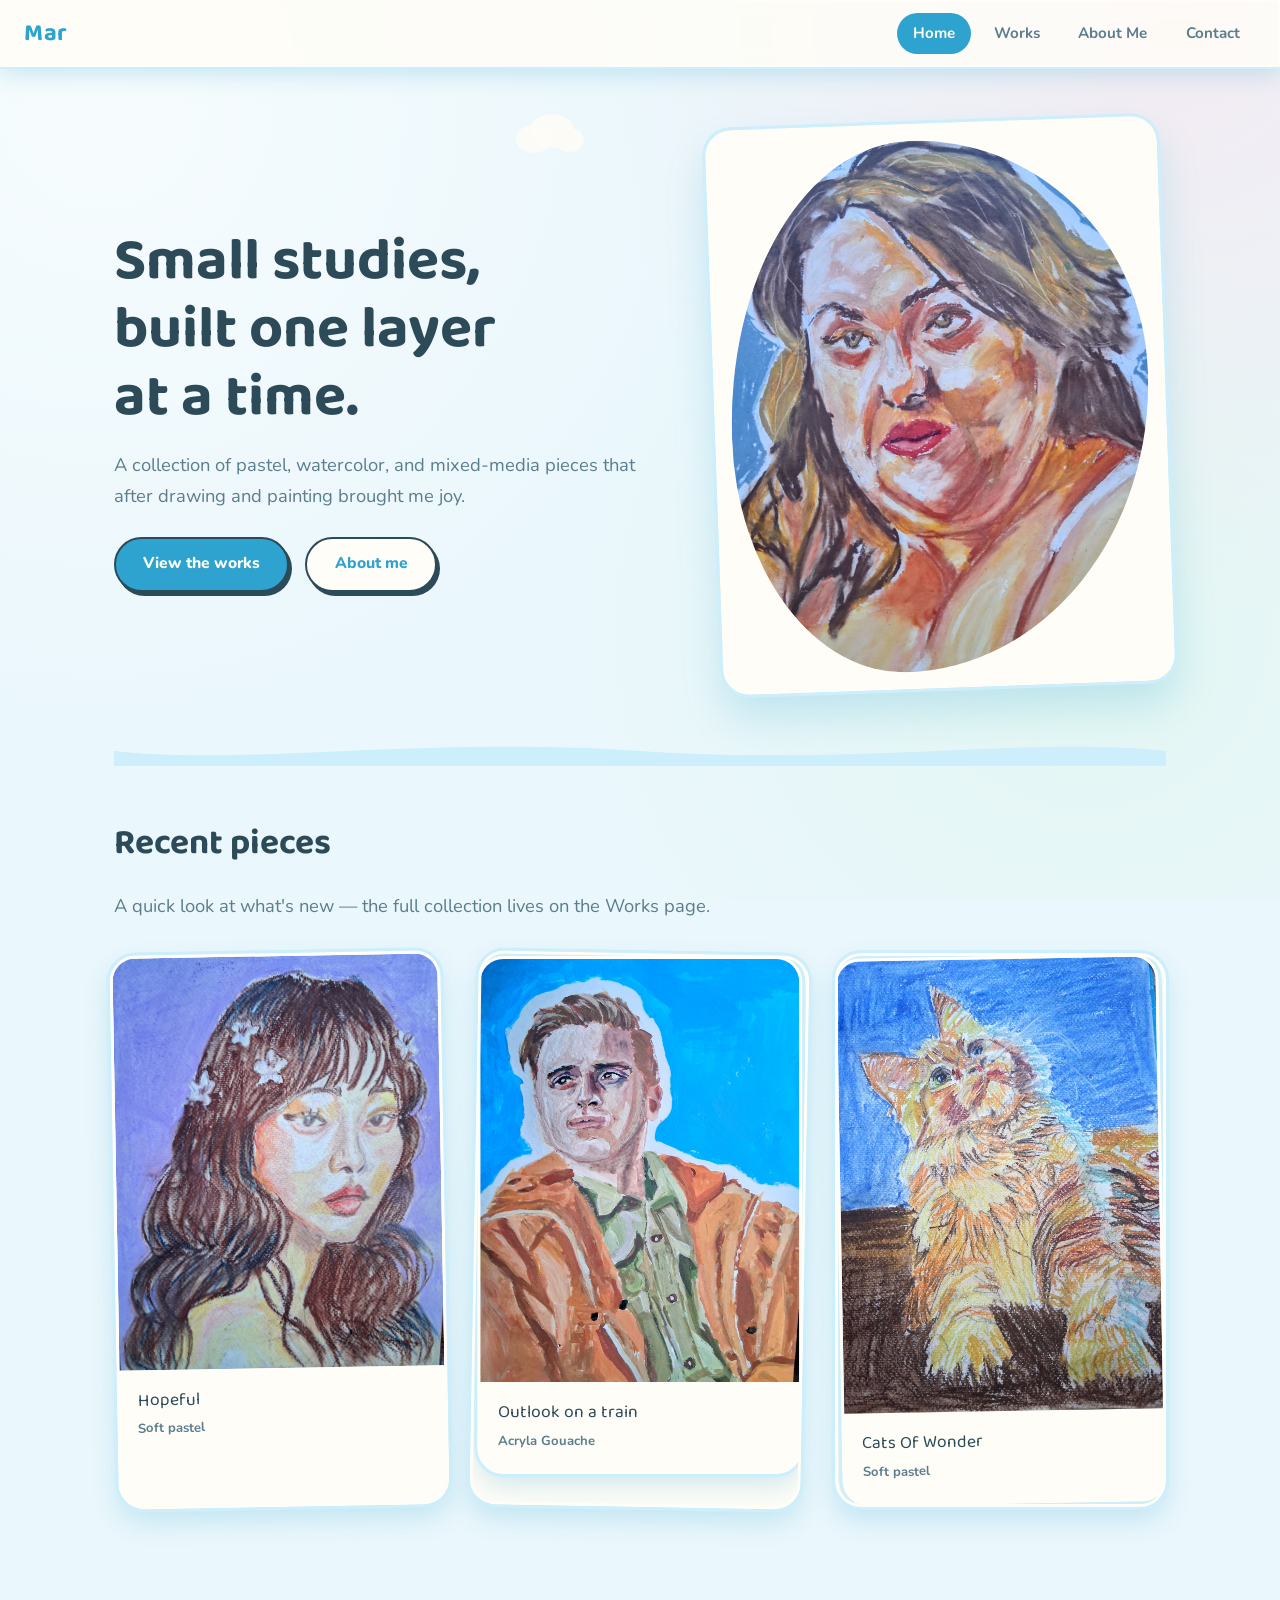
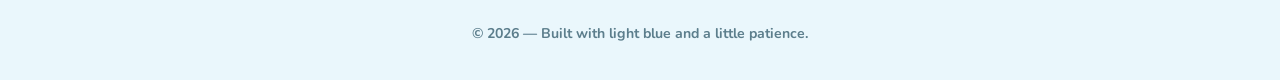
<file: index.html>
<!DOCTYPE html>
<html lang="en">
<head>
  <meta charset="UTF-8" />
  <meta name="viewport" content="width=device-width, initial-scale=1.0" />
  <title>Mar's Art — Home</title>
  <meta name="description" content="Original artwork across pastel, watercolor, and mixed media." />
  <link rel="preconnect" href="https://fonts.googleapis.com" />
  <link rel="preconnect" href="https://fonts.gstatic.com" crossorigin />
  <link href="https://fonts.googleapis.com/css2?family=Baloo+2:wght@500;600;700;800&family=Nunito:wght@400;600;700;800&display=swap" rel="stylesheet" />
  <link rel="stylesheet" href="style.css" />
</head>
<body>

  <header class="site-header">
    <div class="nav-wrap">
      <a href="index.html" class="brand">Mar</a>
      <button class="nav-toggle" aria-label="Toggle menu" aria-expanded="false">
        <span></span><span></span><span></span>
      </button>
      <nav class="main-nav">
        <ul>
          <li><a href="index.html" class="active">Home</a></li>
          <li><a href="works.html">Works</a></li>
          <li><a href="about.html">About Me</a></li>
          <li><a href="contact.html">Contact</a></li>
        </ul>
      </nav>
    </div>
  </header>

  <main>
    <section class="hero">
      <svg class="cloud c1" width="70" height="42" viewBox="0 0 70 42" style="top:-10px; left:38%;">
        <ellipse cx="20" cy="26" rx="18" ry="14" fill="var(--white)" opacity="0.85"/>
        <ellipse cx="38" cy="18" rx="22" ry="17" fill="var(--white)" opacity="0.85"/>
        <ellipse cx="55" cy="27" rx="15" ry="12" fill="var(--white)" opacity="0.85"/>
      </svg>
      <svg class="cloud c2" width="50" height="30" viewBox="0 0 50 30" style="top:60px; right:2%;">
        <ellipse cx="14" cy="18" rx="13" ry="10" fill="var(--blush)" opacity="0.7"/>
        <ellipse cx="28" cy="12" rx="16" ry="12" fill="var(--blush)" opacity="0.7"/>
      </svg>
      <div class="hero-copy">
        <h1>Small studies,<br />built one layer<br />at a time.</h1>
        <p class="lede">
          A collection of pastel, watercolor, and mixed-media pieces that after drawing and painting brought me joy.
        </p>
        <div class="hero-actions">
          <a href="works.html" class="btn btn-primary">View the works</a>
          <a href="about.html" class="btn btn-ghost">About me</a>
        </div>
      </div>
      <div class="hero-frame">
        <div class="placeholder has-image">
        <!-- PLACEHOLDER: swap this div for <img src="images/hero.jpg" alt="Featured artwork"> -->
        <img src="images/fatwomanoilpastel.jpg" alt="Featured artwork">
        </div>
      </div>
    </section>

    <svg class="wave-divider" viewBox="0 0 1200 28" preserveAspectRatio="none">
      <path d="M0,14 C150,28 350,0 600,14 C850,28 1050,0 1200,14 L1200,28 L0,28 Z"></path>
    </svg>

    <section style="margin-top: 3rem;">
      <h2>Recent pieces</h2>
      <p class="lede" style="margin-bottom: 2rem;">A quick look at what's new — the full collection lives on the Works page.</p>

      <div class="gallery-grid">
        <div class="art-card" data-category="pastel" data-image="images/asiangirlsoftpastel.jpg">
          <div class="placeholder has-image">
            <img src="images/asiangirlsoftpastel.jpg" alt="Hopeful, soft pastel">
          </div>
          <div class="art-card-info">
            <div class="title">Hopeful</div>
           <div class="medium">Soft pastel</div>
           </div>
        </div>
        
        <div class="art-card">
          <div class="art-card" data-category="mixed" data-image="images/jamespainting.jpg">
            <img src="images/jamespainting.jpg" alt="Outlook on a train, Acryla Gouache">
            <div class="art-card-info">
              <div class="title">Outlook on a train</div>
              <div class="medium">Acryla Gouache</div>
            </div>
          </div>
        </div>
        <div class="art-card">
         <div class="art-card" data-category="pastel" data-image="images/catsoftpastel.jpg">
        <img src="images/catsoftpastel.jpg" alt="Cats of Pastel, soft pastel">
          <div class="art-card-info">
            <div class="title">Cats Of Wonder</div>
            <div class="medium">Soft pastel</div>
          </div>
        </div>
      </div>
    </section>
  </main>

  <footer class="site-footer">
    &copy; <span id="year"></span> — Built with light blue and a little patience.
  </footer>

  <script src="script.js"></script>
  <script>document.getElementById("year").textContent = new Date().getFullYear();</script>
</body>
</html>
</file>
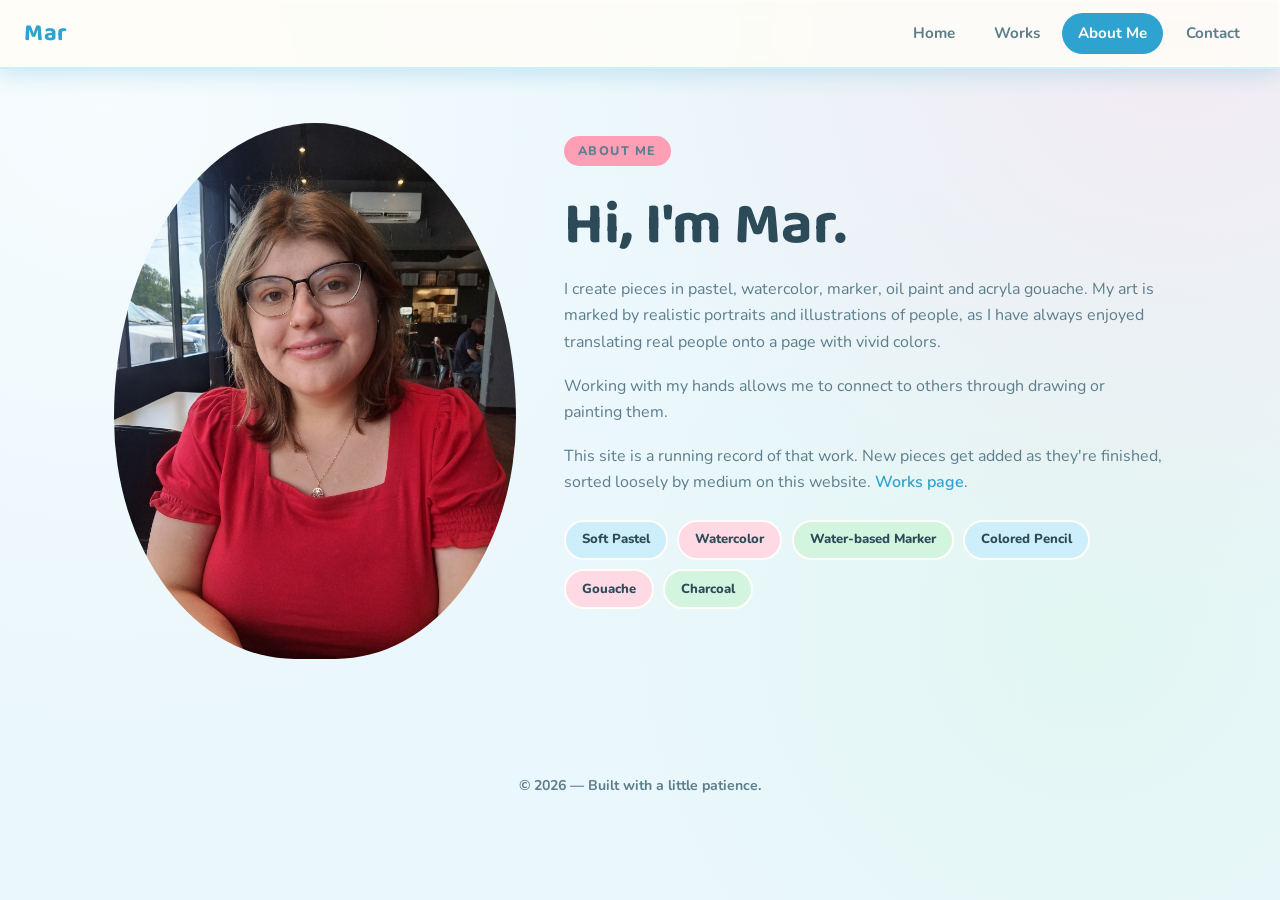
<file: about.html>
<!DOCTYPE html>
<html lang="en">
<head>
  <meta charset="UTF-8" />
  <meta name="viewport" content="width=device-width, initial-scale=1.0" />
  <title>About Me — Mar's Art</title>
  <link rel="preconnect" href="https://fonts.googleapis.com" />
  <link rel="preconnect" href="https://fonts.gstatic.com" crossorigin />
  <link href="https://fonts.googleapis.com/css2?family=Baloo+2:wght@500;600;700;800&family=Nunito:wght@400;600;700;800&display=swap" rel="stylesheet" />
  <link rel="stylesheet" href="style.css" />
</head>
<body>

  <header class="site-header">
    <div class="nav-wrap">
      <a href="index.html" class="brand">Mar</a>
      <button class="nav-toggle" aria-label="Toggle menu" aria-expanded="false">
        <span></span><span></span><span></span>
      </button>
      <nav class="main-nav">
        <ul>
          <li><a href="index.html">Home</a></li>
          <li><a href="works.html">Works</a></li>
          <li><a href="about.html" class="active">About Me</a></li>
          <li><a href="contact.html">Contact</a></li>
        </ul>
      </nav>
    </div>
  </header>

  <main>
    <div class="about-grid">
      <div class="about-portrait">
        <!-- PLACEHOLDER: swap for <img src="images/portrait.jpg" alt="Portrait of the artist"> -->
        <div class="placeholder has-image">
          <img src="images/portrait.jpg" alt="Portrait of the artist">
          <!-- <span><span class="plus">🎨</span>images/portrait.jpg</span> -->
        </div>
      </div>

      <div class="about-text">
        <p class="eyebrow">About Me</p>
        <h1>Hi, I'm Mar.</h1>
        <p>
          I create pieces in pastel, watercolor, marker, oil paint and acryla gouache.
          My art is marked by realistic portraits and illustrations of people, as I have
          always enjoyed translating real people onto a page with vivid colors.
        </p>
        <p>
          Working with my hands allows me to connect to others through drawing or painting them.
        </p>
        <p>
          This site is a running record of that work. New pieces get added
          as they're finished, sorted loosely by medium on this website.
          <a href="works.html" style="color: var(--sky-deep); font-weight: 600;">Works page</a>.
        </p>

        <ul class="skills-list">
          <li>Soft Pastel</li>
          <li>Watercolor</li>
          <li>Water-based Marker</li>
          <li>Colored Pencil</li>
          <li>Gouache</li>
          <li>Charcoal</li>
        </ul>
      </div>
    </div>
  </main>

  <footer class="site-footer">
    &copy; <span id="year"></span> — Built with a little patience.
  </footer>

  <script src="script.js"></script>
  <script>document.getElementById("year").textContent = new Date().getFullYear();</script>
</body>
</html>
</file>
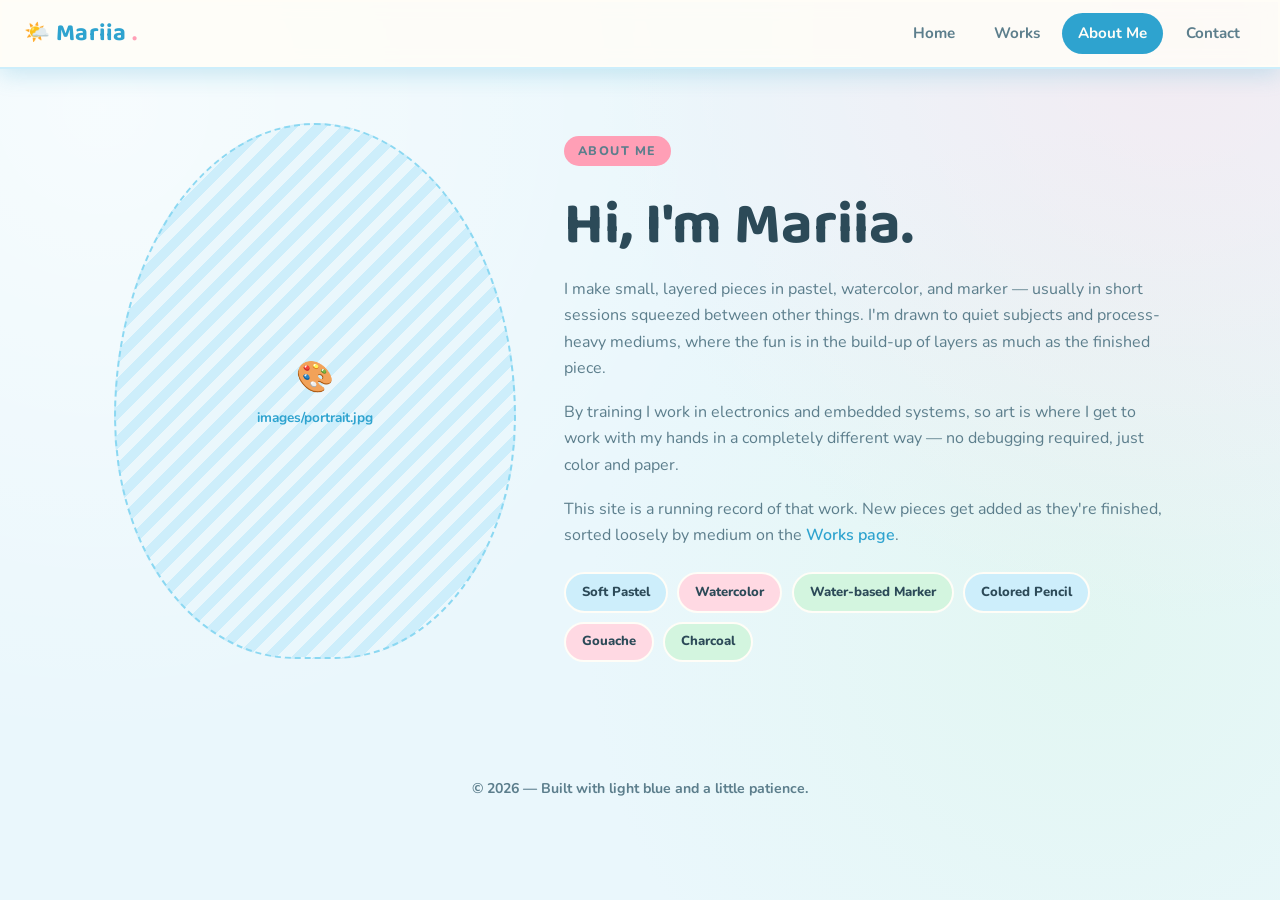
<file: About.html>
<!DOCTYPE html>
<html lang="en">
<head>
  <meta charset="UTF-8" />
  <meta name="viewport" content="width=device-width, initial-scale=1.0" />
  <title>About Me — Mariia Art</title>
  <link rel="preconnect" href="https://fonts.googleapis.com" />
  <link rel="preconnect" href="https://fonts.gstatic.com" crossorigin />
  <link href="https://fonts.googleapis.com/css2?family=Baloo+2:wght@500;600;700;800&family=Nunito:wght@400;600;700;800&display=swap" rel="stylesheet" />
  <link rel="stylesheet" href="style.css" />
</head>
<body>

  <header class="site-header">
    <div class="nav-wrap">
      <a href="index.html" class="brand"><span class="brand-icon">🌤️</span>Mariia<span class="brand-dot">.</span></a>
      <button class="nav-toggle" aria-label="Toggle menu" aria-expanded="false">
        <span></span><span></span><span></span>
      </button>
      <nav class="main-nav">
        <ul>
          <li><a href="index.html">Home</a></li>
          <li><a href="works.html">Works</a></li>
          <li><a href="about.html" class="active">About Me</a></li>
          <li><a href="contact.html">Contact</a></li>
        </ul>
      </nav>
    </div>
  </header>

  <main>
    <div class="about-grid">
      <div class="about-portrait">
        <!-- PLACEHOLDER: swap for <img src="images/portrait.jpg" alt="Portrait of the artist"> -->
        <div class="placeholder">
          <span><span class="plus">🎨</span>images/portrait.jpg</span>
        </div>
      </div>

      <div class="about-text">
        <p class="eyebrow">About Me</p>
        <h1>Hi, I'm Mariia.</h1>
        <p>
          I make small, layered pieces in pastel, watercolor, and marker —
          usually in short sessions squeezed between other things. I'm drawn
          to quiet subjects and process-heavy mediums, where the fun is in
          the build-up of layers as much as the finished piece.
        </p>
        <p>
          By training I work in electronics and embedded systems, so art is
          where I get to work with my hands in a completely different way —
          no debugging required, just color and paper.
        </p>
        <p>
          This site is a running record of that work. New pieces get added
          as they're finished, sorted loosely by medium on the
          <a href="works.html" style="color: var(--sky-deep); font-weight: 600;">Works page</a>.
        </p>

        <ul class="skills-list">
          <li>Soft Pastel</li>
          <li>Watercolor</li>
          <li>Water-based Marker</li>
          <li>Colored Pencil</li>
          <li>Gouache</li>
          <li>Charcoal</li>
        </ul>
      </div>
    </div>
  </main>

  <footer class="site-footer">
    &copy; <span id="year"></span> — Built with light blue and a little patience.
  </footer>

  <script src="script.js"></script>
  <script>document.getElementById("year").textContent = new Date().getFullYear();</script>
</body>
</html>
</file>
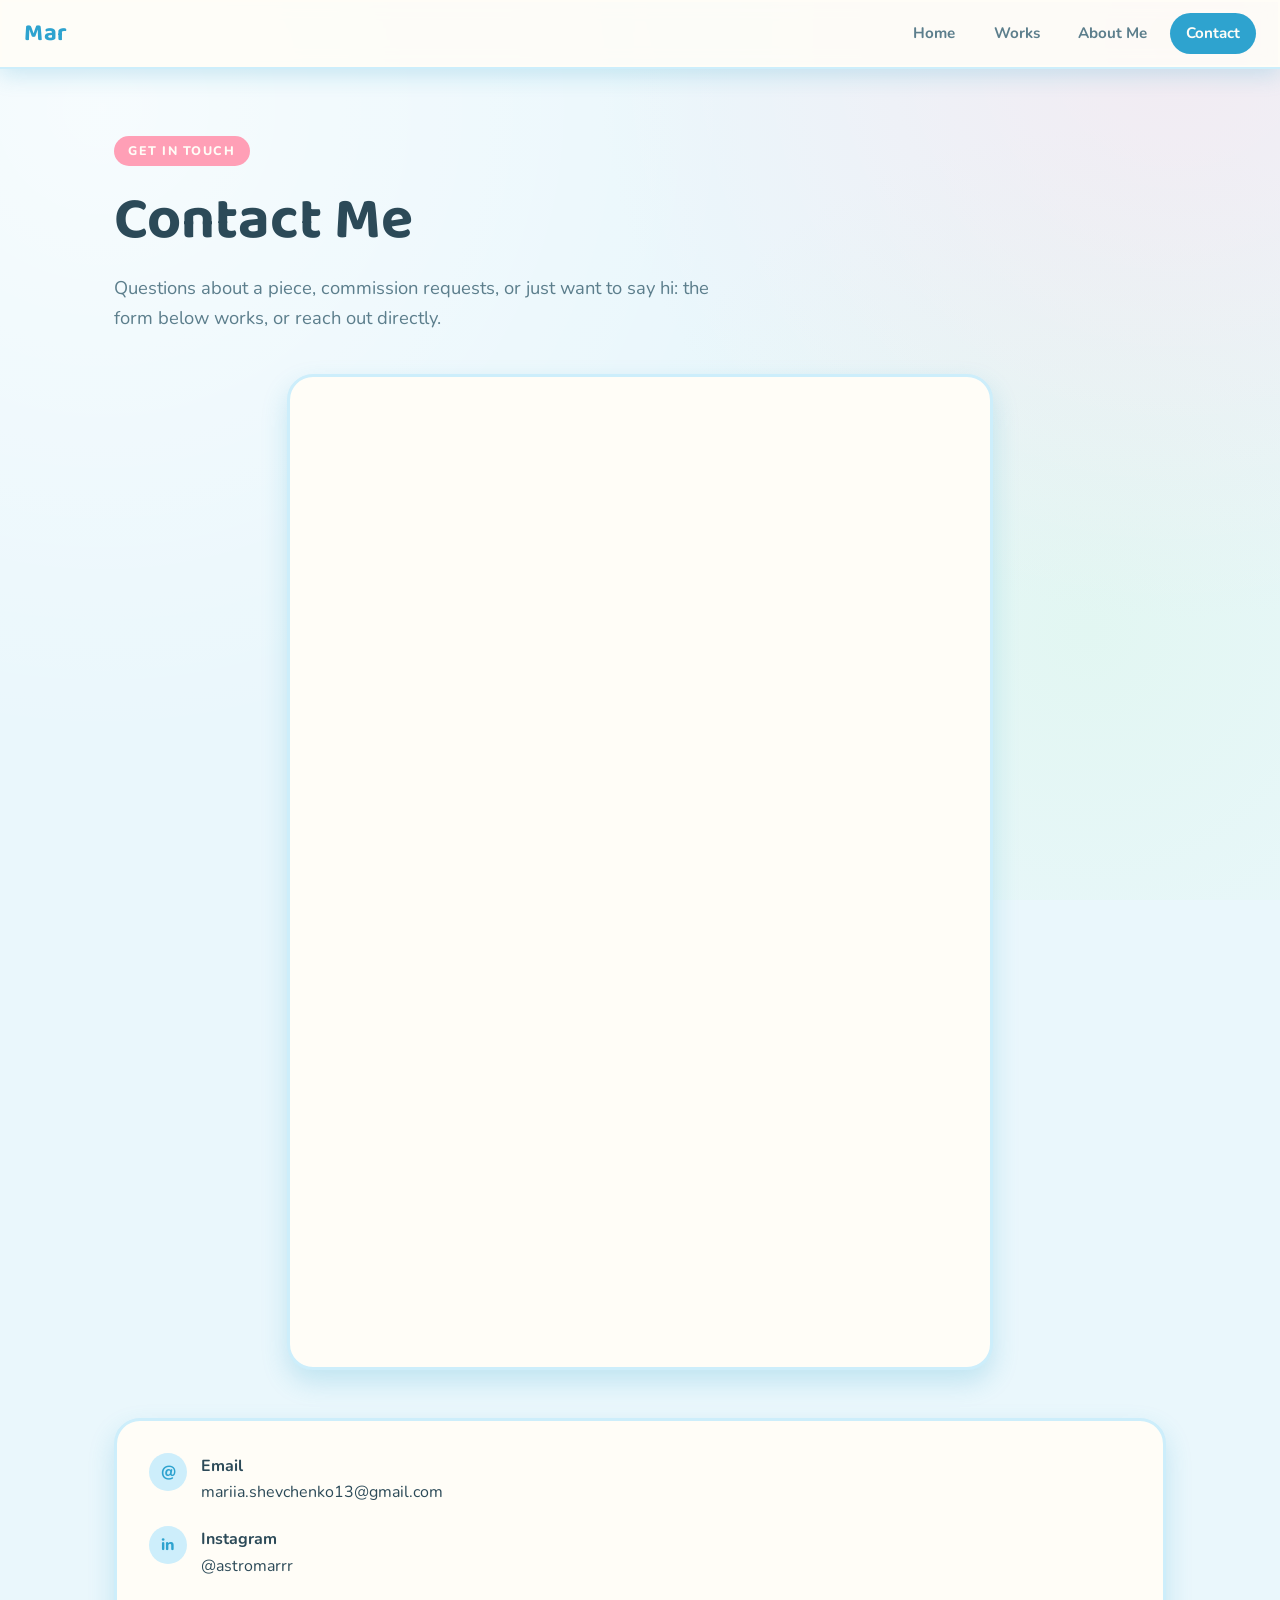
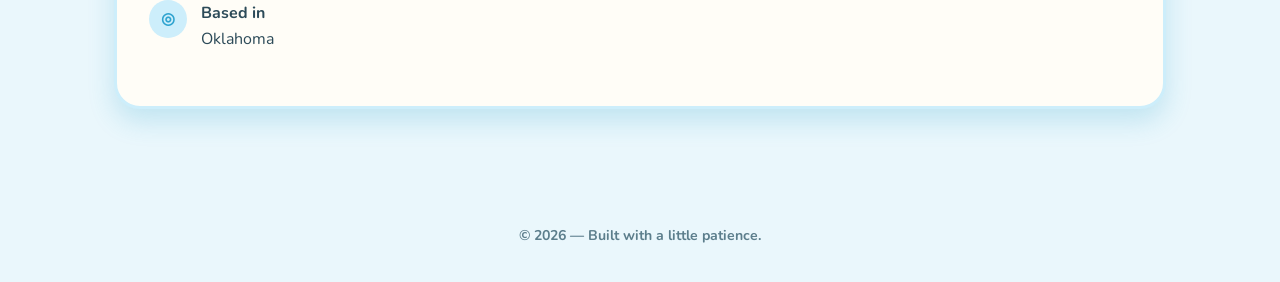
<file: contact.html>
<!DOCTYPE html>
<html lang="en">
<head>
  <meta charset="UTF-8" />
  <meta name="viewport" content="width=device-width, initial-scale=1.0" />
  <title>Contact — Mar's Art</title>
  <link rel="preconnect" href="https://fonts.googleapis.com" />
  <link rel="preconnect" href="https://fonts.gstatic.com" crossorigin />
  <link href="https://fonts.googleapis.com/css2?family=Baloo+2:wght@500;600;700;800&family=Nunito:wght@400;600;700;800&display=swap" rel="stylesheet" />
  <link rel="stylesheet" href="style.css" />
</head>
<body>

  <header class="site-header">
    <div class="nav-wrap">
      <a href="index.html" class="brand">Mar</a>
      <button class="nav-toggle" aria-label="Toggle menu" aria-expanded="false">
        <span></span><span></span><span></span>
      </button>
      <nav class="main-nav">
        <ul>
          <li><a href="index.html">Home</a></li>
          <li><a href="works.html">Works</a></li>
          <li><a href="about.html">About Me</a></li>
          <li><a href="contact.html" class="active">Contact</a></li>
        </ul>
      </nav>
    </div>
  </header>

  <main>
    <p class="eyebrow">Get In Touch</p>
    <h1>Contact Me</h1>
    <p class="lede" style="margin-bottom: 2.5rem;">
      Questions about a piece, commission requests, or just want to say hi:
      the form below works, or reach out directly.
    </p>
      <div class="form-frame">
        <iframe
          src="https://docs.google.com/forms/d/e/1FAIpQLSfUYEZdi82jzAV9j_sGTwVF3PKaBSTCWeNEzfZDVz0KcRpLOA/viewform?embedded=true"
          width="700"
          height="990"
          frameborder="0"
          marginheight="0"
          marginwidth="0">
          Loading…
        </iframe>
        
      </div>

      <div class="contact-info-card">
        <div class="row">
          <div class="icon">@</div>
          <div>
            <strong>Email</strong><br />
            <!-- PLACEHOLDER: replace with your real email -->
            <a href="mariia.shevchenko13@gmail.com<">mariia.shevchenko13@gmail.com</a>
          </div>
        </div>
        <div class="row">
          <div class="icon">in</div>
          <div>
            <strong>Instagram</strong><br />
            <!-- PLACEHOLDER: replace with your handle -->
            <a href="https://www.instagram.com/astromarrr/" target="_blank" rel="noopener">@astromarrr</a>
          </div>
        </div>
        <div class="row">
          <div class="icon">◎</div>
          <div>
            <strong>Based in</strong><br />
            Oklahoma
          </div>
        </div>
      </div>
    </div>
  </main>

  <footer class="site-footer">
    &copy; <span id="year"></span> — Built with a little patience.
  </footer>

  <script src="script.js"></script>
  <script>document.getElementById("year").textContent = new Date().getFullYear();</script>
</body>
</html>
</file>
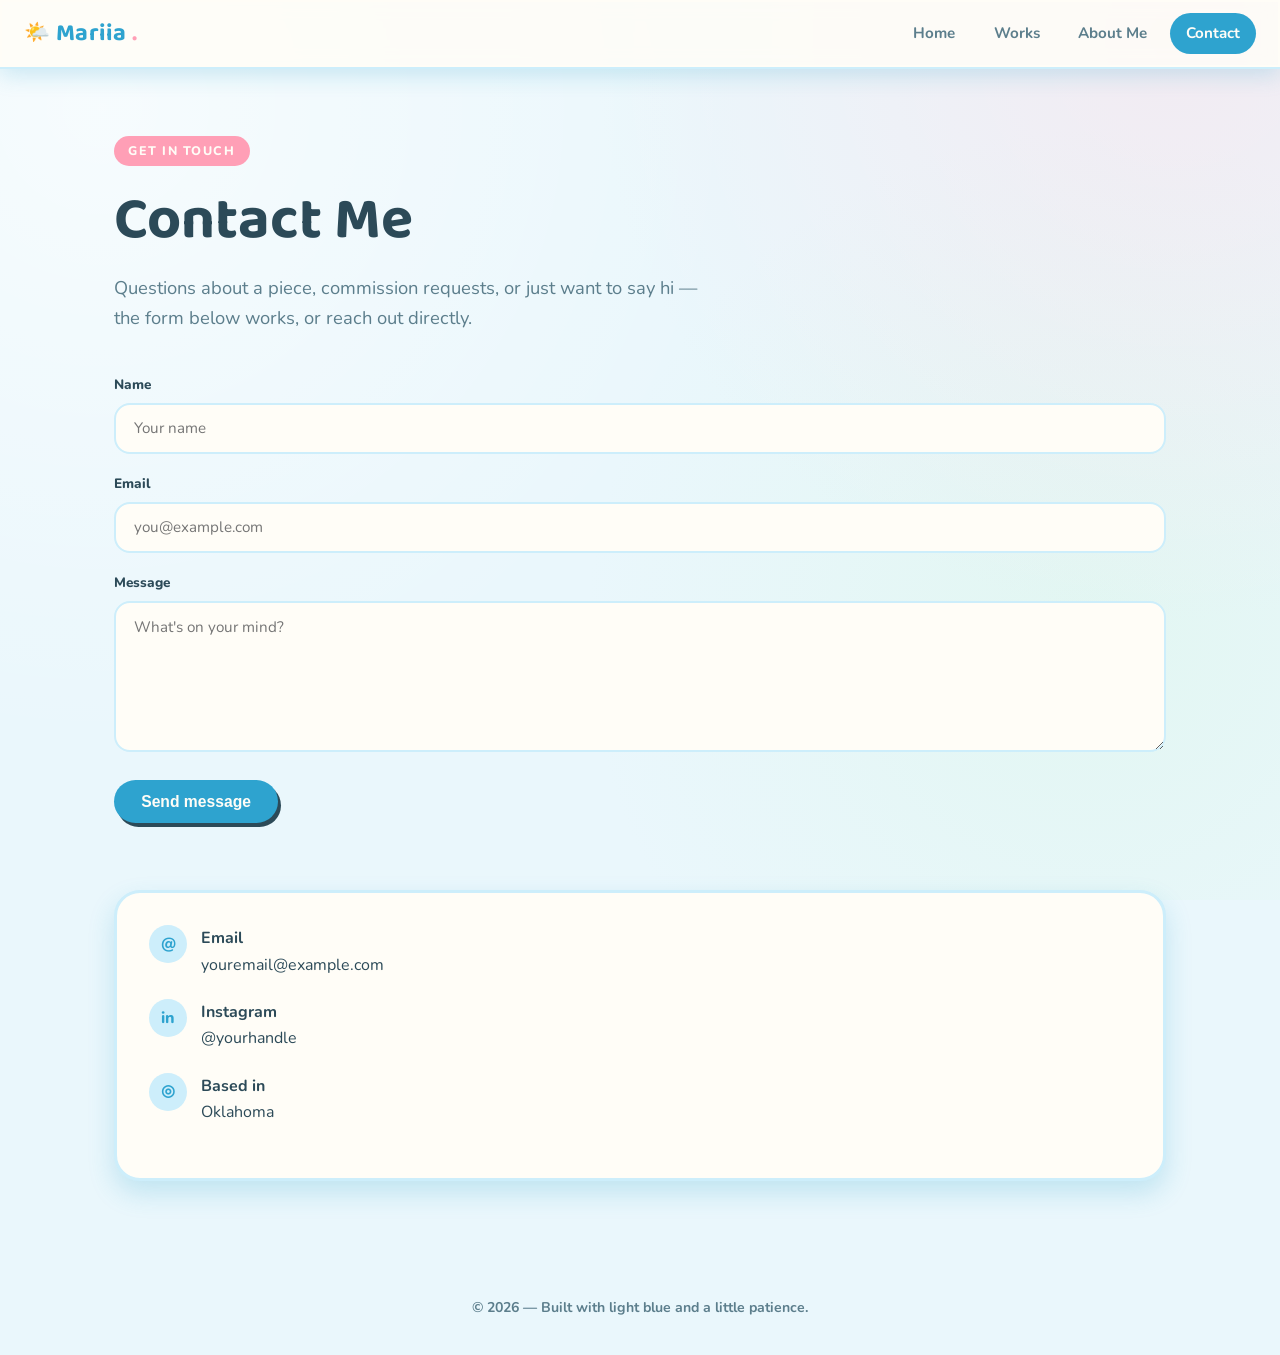
<file: Contact.html>
<!DOCTYPE html>
<html lang="en">
<head>
  <meta charset="UTF-8" />
  <meta name="viewport" content="width=device-width, initial-scale=1.0" />
  <title>Contact — Mariia Art</title>
  <link rel="preconnect" href="https://fonts.googleapis.com" />
  <link rel="preconnect" href="https://fonts.gstatic.com" crossorigin />
  <link href="https://fonts.googleapis.com/css2?family=Baloo+2:wght@500;600;700;800&family=Nunito:wght@400;600;700;800&display=swap" rel="stylesheet" />
  <link rel="stylesheet" href="style.css" />
</head>
<body>

  <header class="site-header">
    <div class="nav-wrap">
      <a href="index.html" class="brand"><span class="brand-icon">🌤️</span>Mariia<span class="brand-dot">.</span></a>
      <button class="nav-toggle" aria-label="Toggle menu" aria-expanded="false">
        <span></span><span></span><span></span>
      </button>
      <nav class="main-nav">
        <ul>
          <li><a href="index.html">Home</a></li>
          <li><a href="works.html">Works</a></li>
          <li><a href="about.html">About Me</a></li>
          <li><a href="contact.html" class="active">Contact</a></li>
        </ul>
      </nav>
    </div>
  </header>

  <main>
    <p class="eyebrow">Get In Touch</p>
    <h1>Contact Me</h1>
    <p class="lede" style="margin-bottom: 2.5rem;">
      Questions about a piece, commission requests, or just want to say hi —
      the form below works, or reach out directly.
    </p>

    <div class="contact-grid">
      <form class="contact-form" novalidate>
        <div class="field">
          <label for="name">Name</label>
          <input type="text" id="name" name="name" placeholder="Your name" required />
        </div>
        <div class="field">
          <label for="email">Email</label>
          <input type="email" id="email" name="email" placeholder="you@example.com" required />
        </div>
        <div class="field">
          <label for="message">Message</label>
          <textarea id="message" name="message" rows="6" placeholder="What's on your mind?" required></textarea>
        </div>
        <button type="submit" class="btn btn-primary" style="align-self: flex-start; border: none; cursor: pointer;">
          Send message
        </button>
        <p class="form-status" role="status"></p>
      </form>

      <div class="contact-info-card">
        <div class="row">
          <div class="icon">@</div>
          <div>
            <strong>Email</strong><br />
            <!-- PLACEHOLDER: replace with your real email -->
            <a href="mailto:youremail@example.com">youremail@example.com</a>
          </div>
        </div>
        <div class="row">
          <div class="icon">in</div>
          <div>
            <strong>Instagram</strong><br />
            <!-- PLACEHOLDER: replace with your handle -->
            <a href="https://instagram.com/yourhandle" target="_blank" rel="noopener">@yourhandle</a>
          </div>
        </div>
        <div class="row">
          <div class="icon">◎</div>
          <div>
            <strong>Based in</strong><br />
            Oklahoma
          </div>
        </div>
      </div>
    </div>
  </main>

  <footer class="site-footer">
    &copy; <span id="year"></span> — Built with light blue and a little patience.
  </footer>

  <script src="script.js"></script>
  <script>document.getElementById("year").textContent = new Date().getFullYear();</script>
</body>
</html>
</file>
<file: style.css>
/* ============================================
   Portfolio — chibi Ghibli, light blue theme
   ============================================ */

:root {
  --sky-pale:   #eaf7fc;
  --sky-soft:   #cdeefb;
  --sky-mid:    #8bd8f2;
  --sky-deep:   #2ea3cf;
  --blush:      #ffd9e3;
  --blush-deep: #ff9fb6;
  --mint:       #d3f5df;
  --sun:        #ffe29a;
  --ink:        #2c4a58;
  --ink-soft:   #5c7e8c;
  --white:      #fffdf7;
  --shadow:     rgba(46, 163, 207, 0.22);
  --radius: 26px;
  --radius-sm: 16px;

  --font-display: "Baloo 2", "Fraunces", Georgia, serif;
  --font-body: "Nunito", -apple-system, BlinkMacSystemFont, sans-serif;

  --max-width: 1100px;
}

* { box-sizing: border-box; }

html { scroll-behavior: smooth; }

body {
  margin: 0;
  font-family: var(--font-body);
  background: var(--sky-pale);
  background-image:
    radial-gradient(circle at 8% 12%, rgba(255, 255, 255, 0.6) 0, transparent 45%),
    radial-gradient(circle at 92% 4%, rgba(255, 217, 227, 0.4) 0, transparent 40%),
    radial-gradient(circle at 85% 70%, rgba(211, 245, 223, 0.35) 0, transparent 40%);
  background-attachment: fixed;
  color: var(--ink);
  line-height: 1.65;
  -webkit-font-smoothing: antialiased;
}

img { max-width: 100%; display: block; }
a { color: inherit; text-decoration: none; }

/* ---------- Floaty decorations ---------- */
.cloud {
  position: absolute;
  opacity: 0.9;
  pointer-events: none;
  animation: bob 6s ease-in-out infinite;
  z-index: 0;
}
.cloud.c2 { animation-duration: 7.5s; animation-delay: 0.6s; }
.cloud.c3 { animation-duration: 5.5s; animation-delay: 1.2s; }

@keyframes bob {
  0%, 100% { transform: translateY(0px); }
  50% { transform: translateY(-10px); }
}

@media (prefers-reduced-motion: reduce) {
  .cloud { animation: none; }
}

/* ---------- Wavy divider signature ---------- */
.wave-divider {
  width: 100%;
  height: 30px;
  display: block;
}
.wave-divider path { fill: var(--sky-soft); }

/* ---------- Header / nav ---------- */
header.site-header {
  position: sticky;
  top: 0;
  z-index: 50;
  padding: 0;
  background: transparent;
}

.nav-wrap {
  max-width: none;
  margin: 0 auto;
  padding: 0.7rem 1.4rem;
  display: flex;
  align-items: center;
  justify-content: space-between;
  background: rgba(255, 253, 247, 0.85);
  backdrop-filter: blur(8px);
  border: 2.5px solid var(--white);
  outline: 2.5px solid var(--sky-soft);
  border-radius: 0;
  box-shadow: 0 8px 22px var(--shadow);
}

.brand {
  font-family: var(--font-display);
  font-weight: 700;
  font-size: 1.5rem;
  letter-spacing: 0.01em;
  color: var(--sky-deep);
  display: flex;
  align-items: center;
  gap: 0.35rem;
}
.brand-icon { font-size: 1.3rem; }
.brand-dot { color: var(--blush-deep); }

nav.main-nav ul {
  list-style: none;
  display: flex;
  gap: 0.4rem;
  margin: 0;
  padding: 0;
}

nav.main-nav a {
  font-size: 0.95rem;
  font-weight: 700;
  color: var(--ink-soft);
  padding: 0.5rem 1rem;
  border-radius: 999px;
  transition: color 0.2s ease, background 0.2s ease, transform 0.15s ease;
  display: inline-block;
}

nav.main-nav a:hover { color: var(--sky-deep); background: var(--sky-soft); transform: translateY(-1px); }
nav.main-nav a.active { color: var(--white); background: var(--sky-deep); }

.nav-toggle {
  display: none;
  flex-direction: column;
  gap: 5px;
  background: none;
  border: none;
  cursor: pointer;
  padding: 0.5rem;
}
.nav-toggle span { width: 24px; height: 3px; background: var(--sky-deep); border-radius: 3px; }

/* ---------- Layout helpers ---------- */
main {
  max-width: var(--max-width);
  margin: 0 auto;
  padding: 3.5rem 1.5rem 5rem;
  position: relative;
}

.eyebrow {
  display: inline-block;
  text-transform: uppercase;
  letter-spacing: 0.12em;
  font-size: 0.78rem;
  color: var(--white);
  background: var(--blush-deep);
  padding: 0.3rem 0.9rem;
  border-radius: 999px;
  font-weight: 800;
}

h1 {
  font-family: var(--font-display);
  font-size: clamp(2.4rem, 5vw, 3.7rem);
  font-weight: 700;
  color: var(--ink);
  margin: 0.5rem 0 1rem;
  line-height: 1.15;
}

h2 {
  font-family: var(--font-display);
  font-size: clamp(1.7rem, 3vw, 2.2rem);
  font-weight: 700;
  color: var(--ink);
  margin: 0 0 1rem;
}

p.lede { font-size: 1.15rem; color: var(--ink-soft); max-width: 55ch; }

/* ---------- Hero ---------- */
.hero {
  display: grid;
  grid-template-columns: 1.1fr 0.9fr;
  gap: 3rem;
  align-items: center;
  padding-bottom: 3rem;
  position: relative;
}

.hero-frame {
  aspect-ratio: 4 / 5;
  background: var(--white);
  border-radius: var(--radius);
  border: 3px solid var(--white);
  outline: 3px solid var(--sky-soft);
  box-shadow: 0 22px 40px var(--shadow);
  padding: 14px;
  position: relative;
  transform: rotate(-2deg);
}
.hero-frame .placeholder { height: 100%; }

.hero-actions { display: flex; gap: 1rem; margin-top: 1.6rem; flex-wrap: wrap; }

.btn {
  display: inline-block;
  padding: 0.8rem 1.7rem;
  border-radius: 999px;
  font-weight: 800;
  font-size: 0.98rem;
  border: 2.5px solid var(--ink);
  box-shadow: 3px 4px 0 var(--ink);
  transition: transform 0.15s ease, box-shadow 0.15s ease;
}
.btn:hover { transform: translate(-2px, -2px); box-shadow: 5px 6px 0 var(--ink); }
.btn:active { transform: translate(1px, 1px); box-shadow: 1px 2px 0 var(--ink); }

.btn-primary { background: var(--sky-deep); color: var(--white); }
.btn-ghost { background: var(--white); color: var(--sky-deep); }

/* ---------- Placeholder image block (cloud-blob shape) ---------- */
.placeholder {
  background: repeating-linear-gradient(
      135deg, var(--sky-soft), var(--sky-soft) 10px, var(--sky-pale) 10px, var(--sky-pale) 20px
  );
  border: 2.5px dashed var(--sky-mid);
  border-radius: 45% 55% 60% 40% / 55% 45% 55% 45%;
  display: flex;
  align-items: center;
  justify-content: center;
  color: var(--sky-deep);
  font-size: 0.85rem;
  font-weight: 700;
  text-align: center;
  padding: 1.2rem;
  min-height: 200px;
}
.placeholder .plus { font-size: 1.9rem; display: block; margin-bottom: 0.3rem; }

/* ---------- Gallery (Works page) ---------- */
.filter-row { display: flex; gap: 0.6rem; flex-wrap: wrap; margin-bottom: 2.4rem; }

.filter-btn {
  padding: 0.55rem 1.2rem;
  border-radius: 999px;
  border: 2px solid var(--sky-soft);
  background: var(--white);
  font-size: 0.85rem;
  font-weight: 800;
  color: var(--ink-soft);
  cursor: pointer;
  transition: all 0.15s ease;
}
.filter-btn:hover, .filter-btn.active {
  border-color: var(--sky-deep);
  color: var(--white);
  background: var(--sky-deep);
}

.gallery-grid {
  display: grid;
  grid-template-columns: repeat(auto-fill, minmax(260px, 1fr));
  gap: 1.8rem;
}

.art-card {
  background: var(--white);
  border-radius: var(--radius);
  border: 3px solid var(--white);
  outline: 3px solid var(--sky-soft);
  overflow: hidden;
  box-shadow: 0 12px 26px var(--shadow);
  cursor: pointer;
  transition: transform 0.2s ease, rotate 0.2s ease;
}
.art-card:nth-child(3n+1) { transform: rotate(-1deg); }
.art-card:nth-child(3n+2) { transform: rotate(1deg); }
.art-card:hover { transform: translateY(-5px) rotate(0deg) scale(1.02); }

.art-card .placeholder {
  min-height: 260px;
  border-radius: 0;
  border: none;
}

.art-card-info { padding: 1rem 1.1rem 1.2rem; }
.art-card-info .title { font-family: var(--font-display); font-size: 1.1rem; color: var(--ink); }
.art-card-info .medium { font-size: 0.82rem; color: var(--ink-soft); margin-top: 0.2rem; font-weight: 700; }

/* ---------- Lightbox ---------- */
.lightbox {
  position: fixed;
  inset: 0;
  background: rgba(44, 74, 88, 0.75);
  display: none;
  align-items: center;
  justify-content: center;
  z-index: 100;
  padding: 2rem;
}
.lightbox.open { display: flex; }

.lightbox-inner {
  background: var(--white);
  border-radius: var(--radius);
  border: 3px solid var(--sky-soft);
  max-width: 460px;
  width: 100%;
  padding: 1.6rem;
  position: relative;
  box-shadow: 0 24px 50px rgba(0,0,0,0.25);
}
.lightbox-inner .placeholder { 
  min-height: 240px; 
  margin-bottom: 1rem; 
  border-radius: 28px;}

.lightbox-scroll {
  max-height: 90vh;
  overflow-y: auto;
}

.lightbox-close {
  position: absolute;
  top: -16px;
  right: -16px;
  background: var(--blush-deep);
  color: var(--white);
  width: 38px;
  height: 38px;
  border-radius: 50%;
  border: 3px solid var(--white);
  cursor: pointer;
  font-size: 1.2rem;
  line-height: 1;
  box-shadow: 0 4px 10px rgba(0,0,0,0.2);
}

/* ---------- About page ---------- */
.about-grid { display: grid; grid-template-columns: 0.8fr 1.2fr; gap: 3rem; align-items: start; }

.about-portrait .placeholder {
  aspect-ratio: 3 / 4;
  min-height: unset;
  border-radius: 50% 50% 45% 45% / 55% 55% 45% 45%;
}

.placeholder.has-image {
  background: none;
  border: none;
  padding: 0;
  overflow: hidden;
}

.placeholder.has-image img {
  width: 100%;
  height: 100%;
  object-fit: cover;
}

.about-text p { color: var(--ink-soft); margin-bottom: 1.1rem; }

.skills-list { list-style: none; padding: 0; margin: 1.5rem 0 0; display: flex; flex-wrap: wrap; gap: 0.6rem; }
.skills-list li {
  background: var(--mint);
  color: var(--ink);
  padding: 0.45rem 1rem;
  border-radius: 999px;
  font-size: 0.82rem;
  font-weight: 800;
  border: 2px solid var(--white);
}
.skills-list li:nth-child(3n+1) { background: var(--sky-soft); }
.skills-list li:nth-child(3n+2) { background: var(--blush); }

/* ---------- Contact page ---------- */
.contact-grid { display: block; grid-template-columns: 0.5fr 1fr; gap: 3rem; }

.form-frame {
  background: var(--white);
  border-radius: var(--radius);
  border: 3px solid var(--sky-soft);
  box-shadow: 0 12px 26px var(--shadow);
  overflow: hidden;
  width: fit-content;
  margin: 0 auto;
  margin-bottom:3rem;
}
.form-frame iframe { display: block; border: none; }

form.contact-form { display: flex; flex-direction: column; gap: 1.2rem; }

.field label { display: block; font-size: 0.85rem; font-weight: 800; color: var(--ink); margin-bottom: 0.4rem; }

.field input, .field textarea {
  width: 100%;
  padding: 0.85rem 1.1rem;
  border-radius: var(--radius-sm);
  border: 2.5px solid var(--sky-soft);
  background: var(--white);
  font-family: var(--font-body);
  font-size: 0.95rem;
  color: var(--ink);
  resize: vertical;
}
.field input:focus, .field textarea:focus {
  outline: none;
  border-color: var(--sky-deep);
  box-shadow: 0 0 0 4px var(--sky-soft);
}

.form-status { font-size: 0.9rem; color: var(--sky-deep); font-weight: 700; min-height: 1.2rem; }

.contact-info-card {
  background: var(--white);
  border-radius: var(--radius);
  border: 3px solid var(--sky-soft);
  padding: 2rem;
  box-shadow: 0 12px 26px var(--shadow);
  height: fit-content;
}

.contact-info-card .row { display: flex; gap: 0.9rem; margin-bottom: 1.3rem; align-items: flex-start; }

.contact-info-card .icon {
  width: 38px;
  height: 38px;
  border-radius: 50%;
  background: var(--sky-soft);
  color: var(--sky-deep);
  display: flex;
  align-items: center;
  justify-content: center;
  flex-shrink: 0;
  font-size: 1rem;
  font-weight: 800;
}

/* ---------- Footer ---------- */
footer.site-footer {
  padding: 2.2rem 1.5rem;
  text-align: center;
  color: var(--ink-soft);
  font-size: 0.88rem;
  font-weight: 700;
}

/* ---------- Focus visibility ---------- */
a:focus-visible, button:focus-visible, input:focus-visible, textarea:focus-visible {
  outline: 2.5px solid var(--sky-deep);
  outline-offset: 2px;
}

/* ---------- Reduced motion ---------- */
@media (prefers-reduced-motion: reduce) {
  * { transition: none !important; scroll-behavior: auto !important; }
}

/* ---------- Responsive ---------- */
@media (max-width: 820px) {
  .hero { grid-template-columns: 1fr; }
  .about-grid { grid-template-columns: 1fr; }
  .contact-grid { grid-template-columns: 1fr; }
  .hero-frame { transform: none; }

  nav.main-nav {
    position: fixed;
    top: 74px;
    left: 1.5rem;
    right: 1.5rem;
    background: var(--white);
    border: 2.5px solid var(--sky-soft);
    border-radius: 22px;
    max-height: 0;
    overflow: hidden;
    transition: max-height 0.25s ease;
    box-shadow: 0 12px 26px var(--shadow);
  }
  nav.main-nav.open { max-height: 300px; }
  nav.main-nav ul { flex-direction: column; gap: 0.3rem; padding: 1rem; }
  nav.main-nav a { display: block; text-align: center; }
  .nav-toggle { display: flex; }
}
</file>
